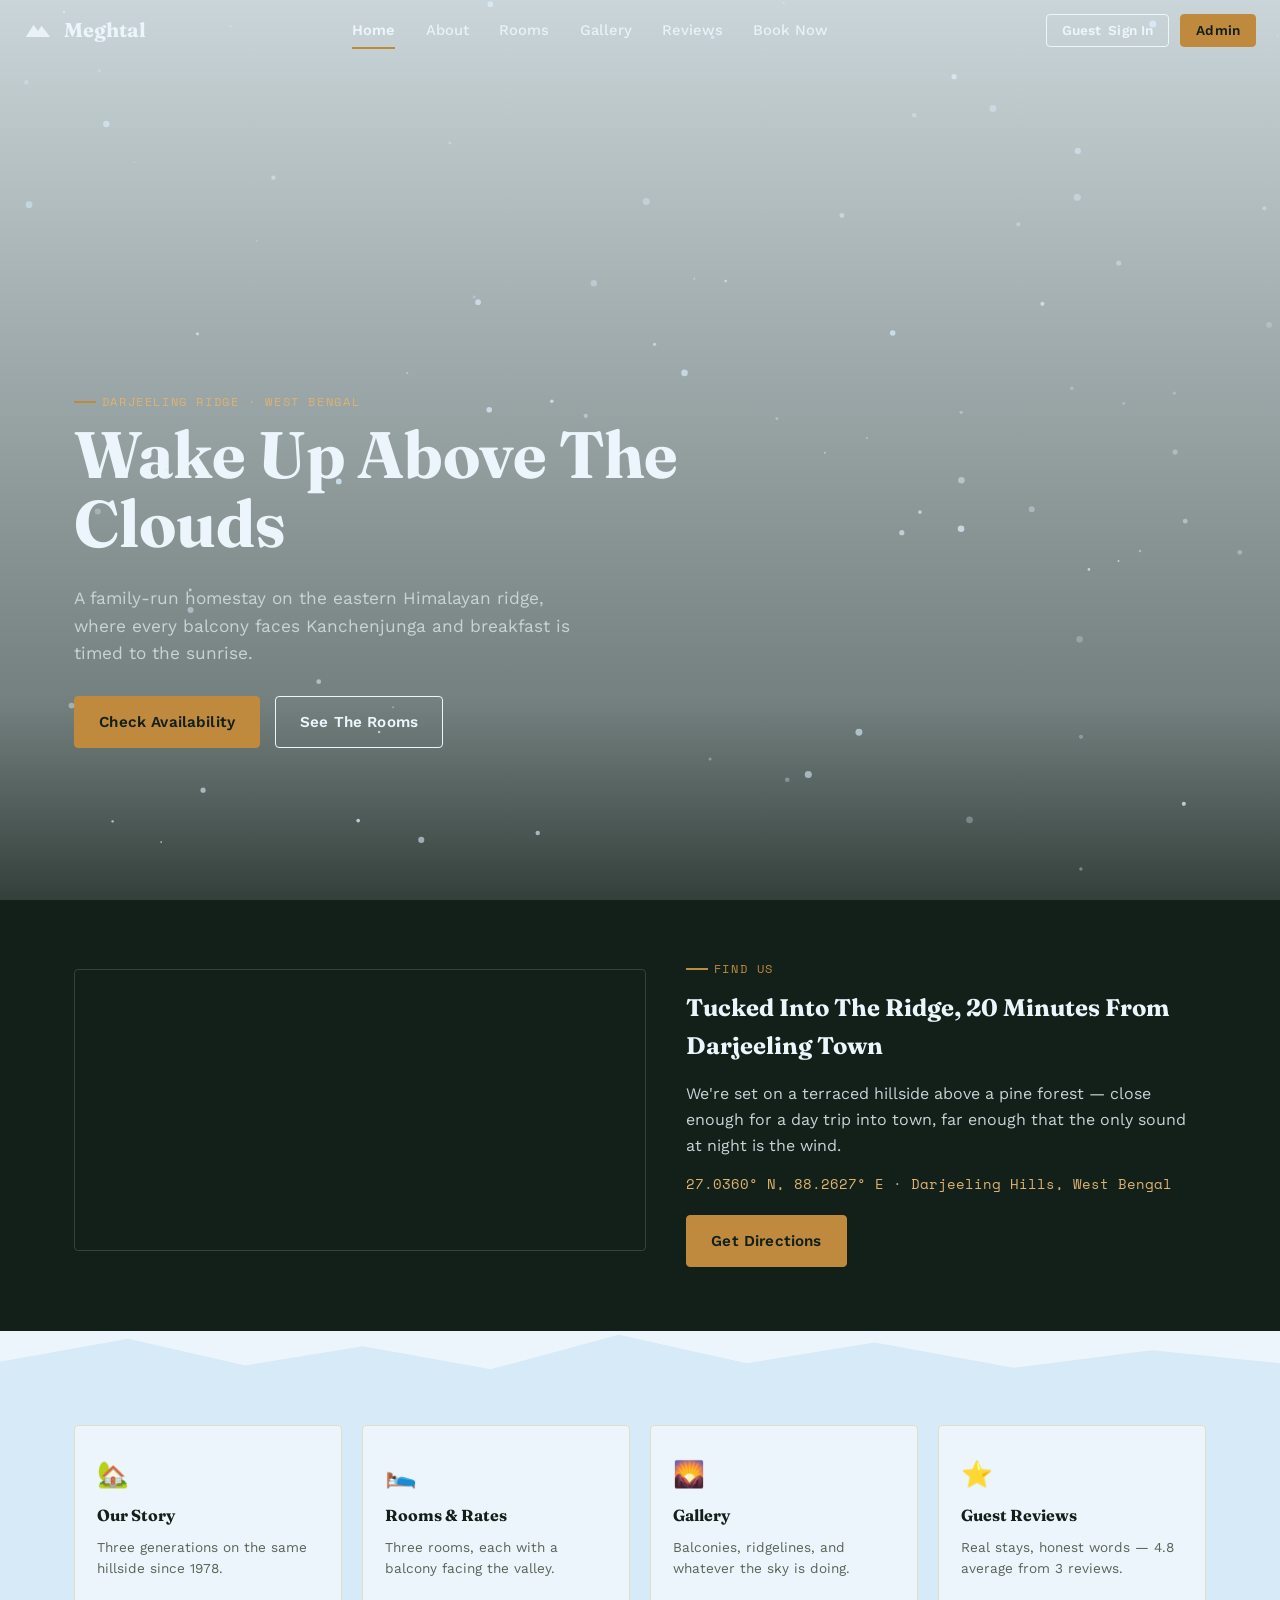
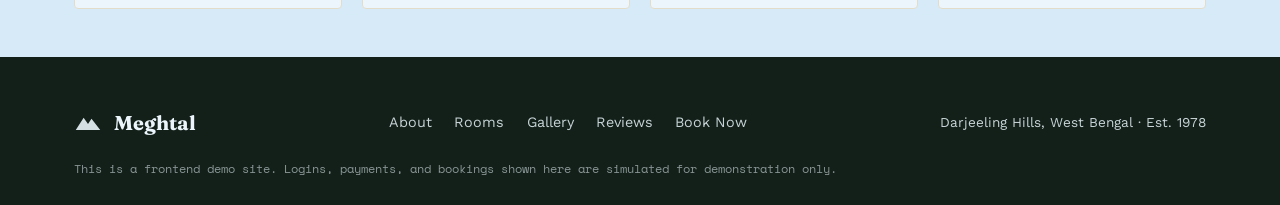
<file: index.html>
﻿<!DOCTYPE html>
<html lang="en">
<head>
  <meta charset="UTF-8">
  <meta name="viewport" content="width=device-width, initial-scale=1.0">
  <title>Meghtal &#8212; A Mountain Homestay</title>
  <link rel="preconnect" href="https://fonts.googleapis.com">
  <link rel="preconnect" href="https://fonts.gstatic.com" crossorigin>
  <link href="https://fonts.googleapis.com/css2?family=Fraunces:opsz,wght@9..144,400;9..144,600;9..144,700;9..144,900&family=Work+Sans:wght@400;500;600&family=Space+Mono:wght@400;700&display=swap" rel="stylesheet">
  <link rel="stylesheet" href="css/style.css">
  <style>
    /* ---- Hero ---- */
    .hero {
      position: relative;
      min-height: 100vh;
      display: flex;
      align-items: flex-end;
      background:
        linear-gradient(180deg, rgba(18,32,25,.15) 0%, rgba(18,32,25,.55) 78%, rgba(18,32,25,.85) 100%),
        url('https://images.unsplash.com/photo-1470770841072-f978cf4d019e?auto=format&fit=crop&w=1920&q=80') center/cover no-repeat;
      color: var(--snow);
    }
    .hero-inner { padding: 120px 24px 64px; max-width: var(--maxw); margin: 0 auto; width: 100%; }
    .hero h1 { color: var(--snow); font-size: clamp(2.1rem, 5.6vw, 4.1rem); line-height: 1.05; max-width: 14ch; }
    .hero p.lede { max-width: 46ch; font-size: 1.08rem; color: var(--mist-light); margin-bottom: 1.6em; }
    .hero-ctas { display: flex; gap: .9em; flex-wrap: wrap; }

    /* ---- Location ---- */
    .locate { background: var(--pine-dark); color: var(--snow); padding: 52px 0 0; }
    .locate-grid { display: grid; grid-template-columns: 1.1fr 1fr; gap: 40px; align-items: center; padding-bottom: 64px; }
    .locate-map { border-radius: var(--radius); overflow: hidden; border: 1px solid rgba(255,255,255,.15); cursor: pointer; position: relative; }
    .locate-map iframe { width: 100%; height: 280px; border: 0; display: block; pointer-events: none; }
    .locate-map .tap { position: absolute; inset: 0; display: flex; align-items: center; justify-content: center; background: rgba(18,32,25,0); transition: background .2s; }
    .locate-map:hover .tap { background: rgba(18,32,25,.25); }
    .locate-map .tap span { opacity: 0; background: var(--amber); color: var(--pine-dark); padding: .6em 1.1em; border-radius: var(--radius); font-weight: 600; font-size: .85rem; transition: opacity .2s; }
    .locate-map:hover .tap span { opacity: 1; }
    .locate-text p { color: var(--mist-light); }
    .locate-addr { font-family: 'Space Mono', monospace; font-size: .85rem; color: var(--amber-light); margin: 1em 0 1.4em; }

    /* ---- Quick-links strip ---- */
    .quicklinks { background: var(--parchment); padding: 48px 0; }
    .ql-grid { display: grid; grid-template-columns: repeat(4, 1fr); gap: 20px; }
    .ql-card {
      background: var(--snow); border: 1px solid #E3DCC9; border-radius: var(--radius);
      padding: 28px 22px; text-decoration: none; color: var(--ink);
      display: flex; flex-direction: column; gap: .5em;
      transition: box-shadow .2s, transform .2s;
    }
    .ql-card:hover { box-shadow: 0 6px 24px rgba(18,32,25,.1); transform: translateY(-2px); }
    .ql-card .icon { font-size: 1.6rem; }
    .ql-card h3 { font-size: 1rem; margin: 0; }
    .ql-card p { font-size: .85rem; color: #5A6358; margin: 0; }

    @media (max-width: 1024px) { .locate-grid { grid-template-columns: 1fr; } .ql-grid { grid-template-columns: repeat(2, 1fr); } }
    @media (max-width: 640px)  { .ql-grid { grid-template-columns: 1fr; } .hero-inner { padding: 100px 20px 46px; } }
  </style>
</head>
<body>

<!-- NAV -->
<header class="nav" id="siteNav">
  <a href="index.html" class="brand">
    <svg viewBox="0 0 32 32" fill="none"><path d="M2 24 L11 10 L16 17 L20 11 L30 24 Z" fill="currentColor" opacity="0.9"/></svg>
    Meghtal
  </a>
  <nav class="links" id="navLinks">
    <a href="index.html">Home</a>
    <a href="about.html">About</a>
    <a href="rooms.html">Rooms</a>
    <a href="gallery.html">Gallery</a>
    <a href="reviews.html">Reviews</a>
    <a href="book.html">Book Now</a>
  </nav>
  <div class="navRight">
    <span id="authStatus" style="font-size:.82rem; font-family:'Space Mono',monospace;"></span>
    <button class="btn small" id="btnUserLogin"><span class="txt">Guest</span> Sign In</button>
    <button class="btn amber small" id="btnAdminLogin">Admin</button>
    <button class="hamburger" id="hamBtn"><span></span><span></span><span></span></button>
  </div>
</header>

<div class="mobileMenu" id="mobileMenu">
  <button class="closeX" id="mobileClose">&times;</button>
  <a href="index.html">Home</a>
  <a href="about.html">About</a>
  <a href="rooms.html">Rooms</a>
  <a href="gallery.html">Gallery</a>
  <a href="reviews.html">Reviews</a>
  <a href="book.html">Book Now</a>
</div>

<!-- HERO -->
<section class="hero" id="home">
  <div class="hero-inner">
    <div class="eyebrow" style="color:var(--amber-light);">Darjeeling Ridge &middot; West Bengal</div>
    <h1>Wake Up Above The Clouds</h1>
    <p class="lede">A family-run homestay on the eastern Himalayan ridge, where every balcony faces Kanchenjunga and breakfast is timed to the sunrise.</p>
    <div class="hero-ctas">
      <a href="book.html" class="btn amber">Check Availability</a>
      <a href="rooms.html" class="btn outline">See The Rooms</a>
    </div>
  </div>
</section>

<!-- LOCATION -->
<section class="locate">
  <div class="container locate-grid">
    <div class="locate-map" id="mapClick">
      <iframe loading="lazy" src="https://maps.google.com/maps?q=27.0360,88.2627&z=13&output=embed"></iframe>
      <div class="tap"><span>Open in Google Maps &#8594;</span></div>
    </div>
    <div class="locate-text">
      <div class="eyebrow" style="color:var(--amber);">Find Us</div>
      <h2 style="color:var(--snow);">Tucked Into The Ridge, 20 Minutes From Darjeeling Town</h2>
      <p>We're set on a terraced hillside above a pine forest &#8212; close enough for a day trip into town, far enough that the only sound at night is the wind.</p>
      <div class="locate-addr">27.0360&deg; N, 88.2627&deg; E &middot; Darjeeling Hills, West Bengal</div>
      <a class="btn amber" href="https://www.google.com/maps?q=27.0360,88.2627" target="_blank" rel="noopener">Get Directions</a>
    </div>
  </div>
</section>

<svg class="ridge parchment" viewBox="0 0 1200 60" preserveAspectRatio="none"><path d="M0 60 L0 40 L120 10 L230 45 L340 20 L460 50 L580 5 L700 42 L820 15 L950 48 L1080 25 L1200 42 L1200 60 Z"/></svg>

<!-- QUICK LINKS -->
<section class="quicklinks">
  <div class="container">
    <div class="ql-grid">
      <a href="about.html" class="ql-card">
        <div class="icon">&#127969;</div>
        <h3>Our Story</h3>
        <p>Three generations on the same hillside since 1978.</p>
      </a>
      <a href="rooms.html" class="ql-card">
        <div class="icon">&#128716;</div>
        <h3>Rooms &amp; Rates</h3>
        <p>Three rooms, each with a balcony facing the valley.</p>
      </a>
      <a href="gallery.html" class="ql-card">
        <div class="icon">&#127748;</div>
        <h3>Gallery</h3>
        <p>Balconies, ridgelines, and whatever the sky is doing.</p>
      </a>
      <a href="reviews.html" class="ql-card">
        <div class="icon">&#11088;</div>
        <h3>Guest Reviews</h3>
        <p>Real stays, honest words &#8212; 4.8 average from 3 reviews.</p>
      </a>
    </div>
  </div>
</section>

<!-- FOOTER -->
<footer>
  <div class="container">
    <div class="footer-grid">
      <a href="index.html" class="brand">
        <svg viewBox="0 0 32 32" fill="none"><path d="M2 24 L11 10 L16 17 L20 11 L30 24 Z" fill="currentColor" opacity="0.9"/></svg>
        Meghtal
      </a>
      <nav class="footer-nav">
        <a href="about.html">About</a>
        <a href="rooms.html">Rooms</a>
        <a href="gallery.html">Gallery</a>
        <a href="reviews.html">Reviews</a>
        <a href="book.html">Book Now</a>
      </nav>
      <div style="font-size:.85rem;">Darjeeling Hills, West Bengal &middot; Est. 1978</div>
    </div>
    <div class="fine">This is a frontend demo site. Logins, payments, and bookings shown here are simulated for demonstration only.</div>
  </div>
</footer>

<!-- AUTH MODALS -->
<div class="overlay" id="adminOverlay">
  <div class="modal">
    <button class="closeX" data-close="adminOverlay">&times;</button>
    <h3>Admin Sign In</h3>
    <div class="hint">demo credentials &#8212; admin / mountain2026</div>
    <div class="field"><label>Username</label><input type="text" id="adminUser"></div>
    <div class="field"><label>Password</label><input type="password" id="adminPass"></div>
    <button class="btn amber" id="adminSubmit" style="width:100%;justify-content:center;">Sign In</button>
    <div class="err" id="adminErr"></div>
  </div>
</div>

<div class="overlay" id="userOverlay">
  <div class="modal">
    <button class="closeX" data-close="userOverlay">&times;</button>
    <h3>Guest Sign In</h3>
    <div class="hint">No password needed &#8212; just tell us who you are</div>
    <div class="field"><label>Your Name</label><input type="text" id="userName"></div>
    <div class="field"><label>Email</label><input type="email" id="userEmail"></div>
    <button class="btn amber" id="userSubmit" style="width:100%;justify-content:center;">Continue</button>
    <div class="err" id="userErr"></div>
  </div>
</div>

<div class="toast" id="toast"></div>
<script src="js/app.js"></script>
<script>
  document.getElementById('mapClick').addEventListener('click', () => {
    window.open('https://www.google.com/maps?q=27.0360,88.2627', '_blank');
  });
</script>
<script src="js/snow.js"></script>
</body>
</html>
</file>
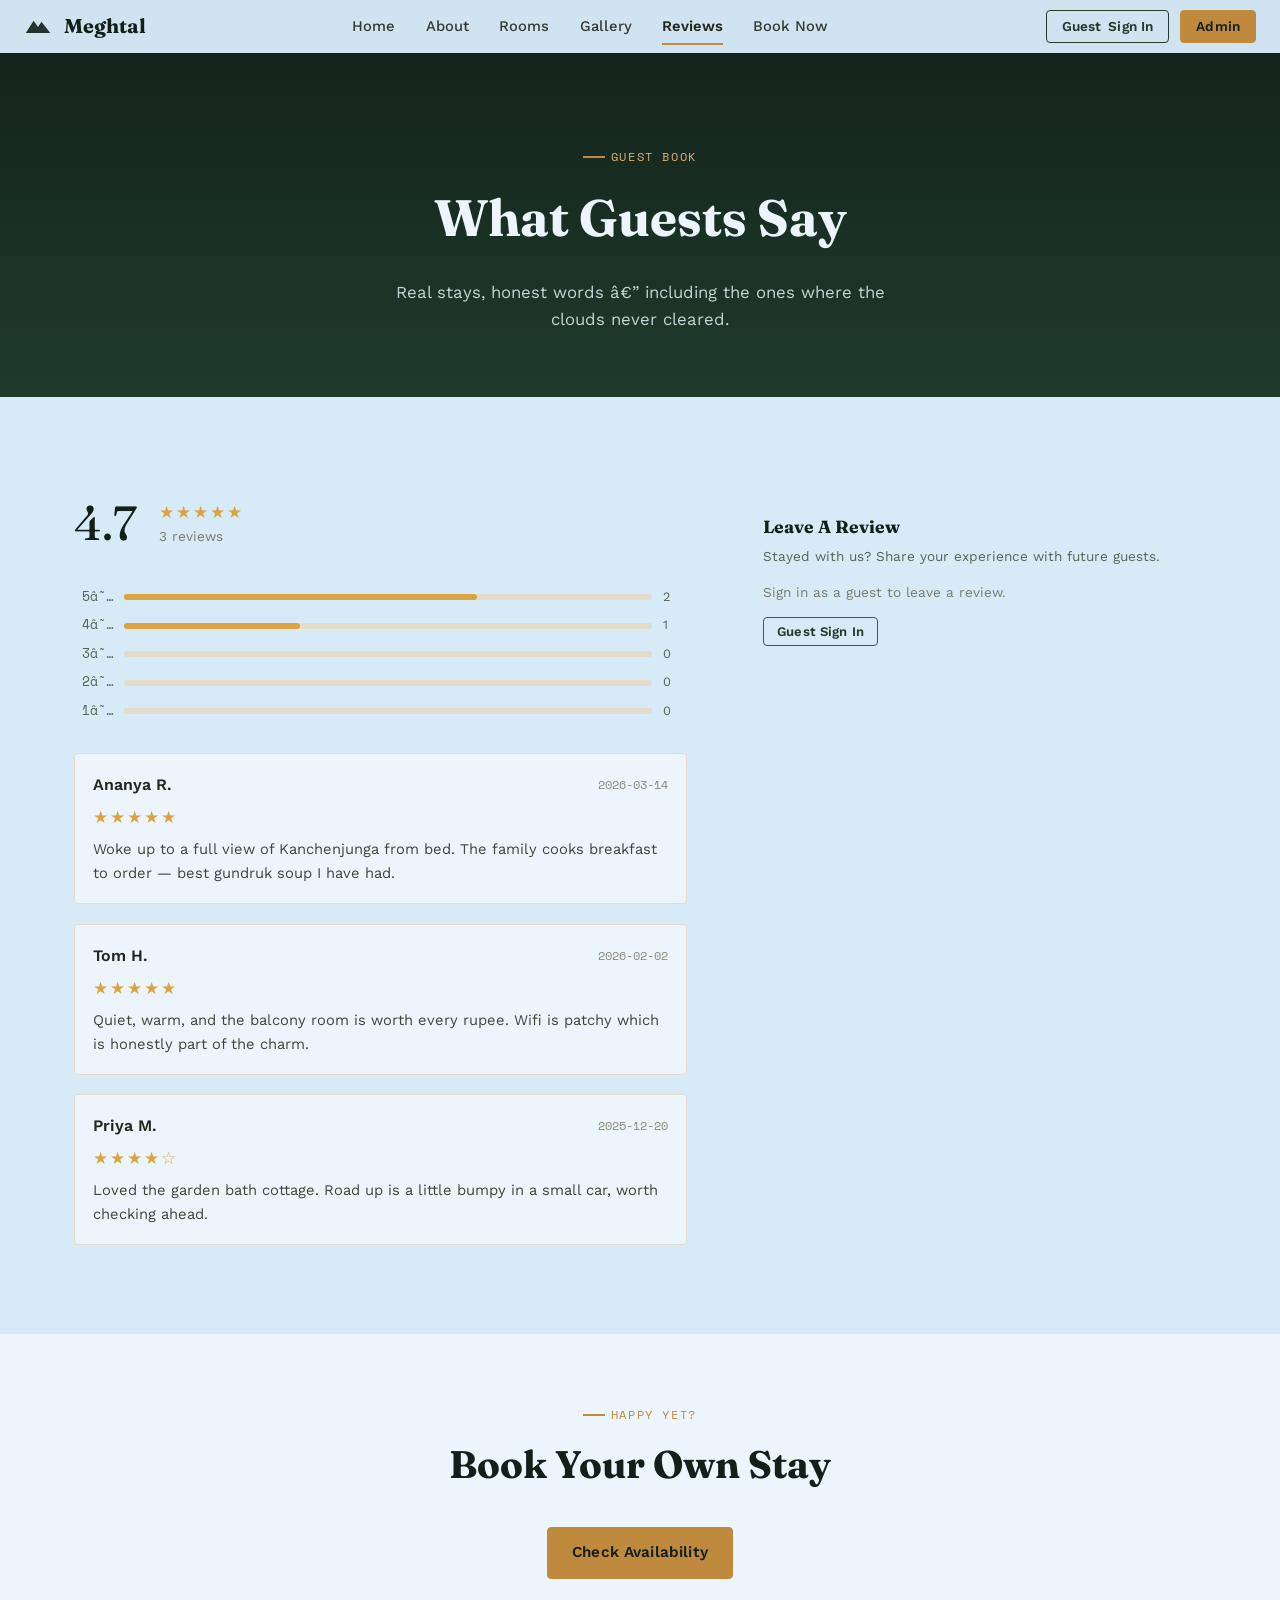
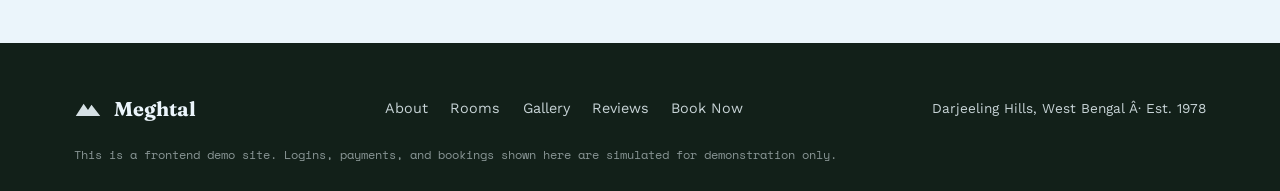
<file: reviews.html>
﻿<!DOCTYPE html>
<html lang="en">
<head>
  <meta charset="UTF-8">
  <meta name="viewport" content="width=device-width, initial-scale=1.0">
  <title>Reviews â€” Meghtal Homestay</title>
  <link rel="preconnect" href="https://fonts.googleapis.com">
  <link rel="preconnect" href="https://fonts.gstatic.com" crossorigin>
  <link href="https://fonts.googleapis.com/css2?family=Fraunces:opsz,wght@9..144,400;9..144,600;9..144,700;9..144,900&family=Work+Sans:wght@400;500;600&family=Space+Mono:wght@400;700&display=swap" rel="stylesheet">
  <link rel="stylesheet" href="css/style.css">
  <style>
    .reviews-wrap { display: grid; grid-template-columns: 1.3fr 1fr; gap: 48px; }

    /* Summary */
    .rev-summary { display: flex; align-items: center; gap: 1.4em; margin-bottom: 1.6em; }
    .rev-summary .avg { font-family: 'Fraunces',serif; font-size: 3rem; color: var(--pine-dark); }
    .stars { color: var(--gold); letter-spacing: 2px; font-size: 1.05rem; }
    .rev-total { font-size: .85rem; color: #7A7A6E; }

    /* Cards */
    .rev-list { display: flex; flex-direction: column; gap: 1.2em; }
    .rev-card { background: var(--snow); border: 1px solid #E3DCC9; border-radius: var(--radius); padding: 18px; }
    .rev-card .top { display: flex; justify-content: space-between; align-items: center; margin-bottom: .4em; }
    .rev-card .name { font-weight: 600; }
    .rev-card .date { font-size: .72rem; color: #8B8B7C; font-family: 'Space Mono',monospace; }
    .rev-card p { margin: .5em 0 0; font-size: .92rem; color: #3C463A; }

    /* Form */
    .rev-form { background: var(--parchment); border-radius: var(--radius); padding: 28px; position: sticky; top: 100px; }
    .starpick { display: flex; gap: .2em; margin: .5em 0 1em; }
    .starpick span { font-size: 1.6rem; cursor: pointer; color: #D8CFB4; transition: color .1s; }
    .starpick span.on { color: var(--gold); }
    .lockedNote { font-size: .85rem; color: #7A7A6E; margin: .5em 0 1em; }

    /* Rating bar breakdown */
    .rating-bars { margin-top: 1.2em; display: flex; flex-direction: column; gap: .5em; }
    .r-bar-row { display: flex; align-items: center; gap: .8em; font-size: .8rem; color: #5A6358; }
    .r-bar-row .label { width: 40px; text-align: right; flex-shrink: 0; font-family: 'Space Mono',monospace; }
    .r-bar-track { flex: 1; height: 6px; background: #E3DCC9; border-radius: 3px; }
    .r-bar-fill { height: 100%; background: var(--gold); border-radius: 3px; transition: width .4s ease; }
    .r-bar-row .count { width: 24px; flex-shrink: 0; }

    @media (max-width: 1024px) { .reviews-wrap { grid-template-columns: 1fr; } .rev-form { position: static; } }
  </style>
</head>
<body>

<!-- NAV -->
<header class="nav page-nav" id="siteNav">
  <a href="index.html" class="brand">
    <svg viewBox="0 0 32 32" fill="none"><path d="M2 24 L11 10 L16 17 L20 11 L30 24 Z" fill="currentColor" opacity="0.9"/></svg>
    Meghtal
  </a>
  <nav class="links" id="navLinks">
    <a href="index.html">Home</a>
    <a href="about.html">About</a>
    <a href="rooms.html">Rooms</a>
    <a href="gallery.html">Gallery</a>
    <a href="reviews.html">Reviews</a>
    <a href="book.html">Book Now</a>
  </nav>
  <div class="navRight">
    <span id="authStatus" style="font-size:.82rem;color:var(--amber);font-family:'Space Mono',monospace;"></span>
    <button class="btn small" id="btnUserLogin"><span class="txt">Guest</span> Sign In</button>
    <button class="btn amber small" id="btnAdminLogin">Admin</button>
    <button class="hamburger" id="hamBtn"><span></span><span></span><span></span></button>
  </div>
</header>

<div class="mobileMenu" id="mobileMenu">
  <button class="closeX" id="mobileClose">&times;</button>
  <a href="index.html">Home</a>
  <a href="about.html">About</a>
  <a href="rooms.html">Rooms</a>
  <a href="gallery.html">Gallery</a>
  <a href="reviews.html">Reviews</a>
  <a href="book.html">Book Now</a>
</div>

<!-- PAGE HERO -->
<div class="page-hero">
  <div class="container">
    <div class="eyebrow" style="color:var(--amber-light); justify-content:center;">Guest Book</div>
    <h1>What Guests Say</h1>
    <p>Real stays, honest words â€” including the ones where the clouds never cleared.</p>
  </div>
</div>

<!-- REVIEWS -->
<section class="parchment">
  <div class="container">
    <div class="reviews-wrap">

      <!-- Left: summary + list -->
      <div>
        <div class="rev-summary">
          <div class="avg" id="avgScore">â€“</div>
          <div>
            <div class="stars" id="avgStars">â˜†â˜†â˜†â˜†â˜†</div>
            <div class="rev-total" id="revCount">0 reviews</div>
          </div>
        </div>
        <div class="rating-bars" id="ratingBars"></div>
        <div style="margin-top:2em;">
          <div class="rev-list" id="revList"></div>
        </div>
      </div>

      <!-- Right: form -->
      <div class="rev-form">
        <h3 style="font-size:1.1rem; margin-bottom:.3em;">Leave A Review</h3>
        <p style="font-size:.85rem; color:#5A6358; margin:0 0 1em;">Stayed with us? Share your experience with future guests.</p>

        <div id="revFormLocked">
          <p class="lockedNote">Sign in as a guest to leave a review.</p>
          <button class="btn ghost small" id="revSignInBtn">Guest Sign In</button>
        </div>

        <div id="revFormUnlocked" style="display:none;">
          <div class="field">
            <label>Rating</label>
            <div class="starpick" id="starPick">
              <span data-v="1">â˜…</span>
              <span data-v="2">â˜…</span>
              <span data-v="3">â˜…</span>
              <span data-v="4">â˜…</span>
              <span data-v="5">â˜…</span>
            </div>
          </div>
          <div class="field">
            <label>Your Review</label>
            <textarea id="revText" placeholder="Tell future guests about your stayâ€¦" rows="5"></textarea>
          </div>
          <button class="btn amber" id="revSubmitBtn" style="width:100%;justify-content:center;">Post Review</button>
          <div class="err" id="revErr"></div>
        </div>
      </div>

    </div>
  </div>
</section>

<!-- CTA -->
<section style="text-align:center; padding:64px 0;">
  <div class="container">
    <div class="eyebrow" style="justify-content:center;">Happy Yet?</div>
    <h2 style="font-size:clamp(1.6rem,3vw,2.4rem); margin-bottom:.8em;">Book Your Own Stay</h2>
    <a href="book.html" class="btn amber">Check Availability</a>
  </div>
</section>

<!-- FOOTER -->
<footer>
  <div class="container">
    <div class="footer-grid">
      <a href="index.html" class="brand">
        <svg viewBox="0 0 32 32" fill="none"><path d="M2 24 L11 10 L16 17 L20 11 L30 24 Z" fill="currentColor" opacity="0.9"/></svg>
        Meghtal
      </a>
      <nav class="footer-nav">
        <a href="about.html">About</a>
        <a href="rooms.html">Rooms</a>
        <a href="gallery.html">Gallery</a>
        <a href="reviews.html">Reviews</a>
        <a href="book.html">Book Now</a>
      </nav>
      <div style="font-size:.85rem;">Darjeeling Hills, West Bengal Â· Est. 1978</div>
    </div>
    <div class="fine">This is a frontend demo site. Logins, payments, and bookings shown here are simulated for demonstration only.</div>
  </div>
</footer>

<!-- AUTH MODALS -->
<div class="overlay" id="adminOverlay">
  <div class="modal">
    <button class="closeX" data-close="adminOverlay">&times;</button>
    <h3>Admin Sign In</h3>
    <div class="hint">demo credentials â€” admin / mountain2026</div>
    <div class="field"><label>Username</label><input type="text" id="adminUser"></div>
    <div class="field"><label>Password</label><input type="password" id="adminPass"></div>
    <button class="btn amber" id="adminSubmit" style="width:100%;justify-content:center;">Sign In</button>
    <div class="err" id="adminErr"></div>
  </div>
</div>
<div class="overlay" id="userOverlay">
  <div class="modal">
    <button class="closeX" data-close="userOverlay">&times;</button>
    <h3>Guest Sign In</h3>
    <div class="hint">No password needed â€” just tell us who you are</div>
    <div class="field"><label>Your Name</label><input type="text" id="userName"></div>
    <div class="field"><label>Email</label><input type="email" id="userEmail"></div>
    <button class="btn amber" id="userSubmit" style="width:100%;justify-content:center;">Continue</button>
    <div class="err" id="userErr"></div>
  </div>
</div>

<div class="toast" id="toast"></div>
<script src="js/app.js"></script>
<script>

MT.pageInit = async function () {
  MT.state.reviews = await MT.loadKey('reviews', MT.defaultReviews);
  renderReviews();
};

MT.onAuthChange = function () {
  document.getElementById('revFormLocked').style.display    = MT.state.user ? 'none'  : 'block';
  document.getElementById('revFormUnlocked').style.display  = MT.state.user ? 'block' : 'none';
};

function renderReviews () {
  const list = [...MT.state.reviews].sort((a, b) => new Date(b.date) - new Date(a.date));

  document.getElementById('revList').innerHTML = list.length
    ? list.map(r => `
        <div class="rev-card">
          <div class="top">
            <span class="name">${r.name}</span>
            <span class="date">${r.date}</span>
          </div>
          <div class="stars">${MT.starString(r.rating)}</div>
          <p>${r.text}</p>
        </div>
      `).join('')
    : '<p style="color:#7A7A6E;">No reviews yet â€” be the first!</p>';

  const total = MT.state.reviews.length;
  const avg   = total ? (MT.state.reviews.reduce((s, r) => s + r.rating, 0) / total) : 0;

  document.getElementById('avgScore').textContent = total ? avg.toFixed(1) : 'â€“';
  document.getElementById('avgStars').textContent = MT.starString(avg);
  document.getElementById('revCount').textContent = total + (total === 1 ? ' review' : ' reviews');

  // Rating bar breakdown
  const counts = [5,4,3,2,1].map(star => ({
    star,
    count: MT.state.reviews.filter(r => r.rating === star).length
  }));
  document.getElementById('ratingBars').innerHTML = counts.map(({ star, count }) => `
    <div class="r-bar-row">
      <span class="label">${star}â˜…</span>
      <div class="r-bar-track">
        <div class="r-bar-fill" style="width:${total ? (count / total * 100).toFixed(1) : 0}%"></div>
      </div>
      <span class="count">${count}</span>
    </div>
  `).join('');
}

// Star picker
document.querySelectorAll('#starPick span').forEach(s => {
  s.addEventListener('click', () => {
    MT.state.starPickVal = parseInt(s.getAttribute('data-v'), 10);
    document.querySelectorAll('#starPick span').forEach(x => {
      x.classList.toggle('on', parseInt(x.getAttribute('data-v'), 10) <= MT.state.starPickVal);
    });
  });
});

document.getElementById('revSubmitBtn')?.addEventListener('click', async () => {
  const errEl = document.getElementById('revErr');
  if (!MT.state.user)            { errEl.textContent = 'Please sign in first.';           return; }
  if (MT.state.starPickVal === 0) { errEl.textContent = 'Pick a star rating.';             return; }
  const text = document.getElementById('revText').value.trim();
  if (!text)                     { errEl.textContent = 'Write a few words about your stay.'; return; }
  errEl.textContent = '';
  MT.state.reviews.unshift({
    id: 'v' + Date.now(),
    name: MT.state.user.name,
    rating: MT.state.starPickVal,
    text,
    date: new Date().toISOString().slice(0, 10)
  });
  await MT.saveKey('reviews', MT.state.reviews);
  document.getElementById('revText').value = '';
  MT.state.starPickVal = 0;
  document.querySelectorAll('#starPick span').forEach(x => x.classList.remove('on'));
  renderReviews();
  MT.toast('Thanks for your review!');
});
</script>
<script src="js/snow.js"></script>
</body>
</html>
</file>
<file: css/style.css>
/* ================================================
   Meghtal Homestay — Shared Stylesheet
   ================================================ */

:root {
  --pine: #1F3B2C;
  --pine-light: #3B5D46;
  --pine-dark: #122019;
  --mist: #8CA3AE;
  --mist-light: #C7D3D6;
  --amber: #C08A3E;
  --amber-light: #DDB273;
  --parchment: #D6EAF8;   /* was #EFE8D8 — now light sky blue */
  --snow: #EBF5FB;         /* was #FBFAF7 — now very light sky blue */
  --ink: #23281F;
  --gold: #D9A441;
  --danger: #A34A3B;
  --radius: 4px;
  --maxw: 1180px;
}

*, *::before, *::after { box-sizing: border-box; }
html { scroll-behavior: smooth; }
body {
  margin: 0;
  background: var(--snow);
  color: var(--ink);
  font-family: 'Work Sans', sans-serif;
  font-size: 16px;
  line-height: 1.6;
  -webkit-font-smoothing: antialiased;
}
h1, h2, h3, h4 {
  font-family: 'Fraunces', serif;
  margin: 0 0 .4em;
  color: var(--pine-dark);
  font-weight: 700;
}
.eyebrow {
  font-family: 'Space Mono', monospace;
  font-size: .72rem;
  letter-spacing: .14em;
  text-transform: uppercase;
  color: var(--amber);
  display: inline-flex;
  align-items: center;
  gap: .5em;
  margin-bottom: .9em;
}
.eyebrow::before {
  content: '';
  width: 22px;
  height: 2px;
  background: var(--amber);
  display: inline-block;
}
a { color: inherit; }
img { max-width: 100%; display: block; }
.container { max-width: var(--maxw); margin: 0 auto; padding: 0 24px; }
button { font-family: inherit; cursor: pointer; }

/* ---- Buttons ---- */
.btn {
  display: inline-flex;
  align-items: center;
  gap: .5em;
  padding: .85em 1.6em;
  border-radius: var(--radius);
  border: 1.5px solid var(--pine);
  background: var(--pine);
  color: var(--snow);
  font-weight: 600;
  font-size: .95rem;
  letter-spacing: .01em;
  transition: transform .15s ease, background .15s ease;
  text-decoration: none;
  cursor: pointer;
}
.btn:hover { background: var(--pine-light); transform: translateY(-1px); }
.btn.outline { background: transparent; color: var(--snow); border-color: var(--snow); }
.btn.outline:hover { background: rgba(255,255,255,.12); }
.btn.amber { background: var(--amber); border-color: var(--amber); color: var(--pine-dark); }
.btn.amber:hover { background: var(--amber-light); }
.btn.ghost { background: transparent; color: var(--pine); border-color: var(--pine-light); }
.btn.ghost:hover { background: var(--parchment); }
.btn.small { padding: .45em 1em; font-size: .82rem; }
.btn:disabled { opacity: .5; cursor: not-allowed; }

/* ---- Ridgeline divider ---- */
.ridge { width: 100%; height: 46px; display: block; }
.ridge path { fill: var(--pine); }
.ridge.flip { transform: rotate(180deg); }
.ridge.parchment path { fill: var(--parchment); }
.ridge.snow path { fill: var(--snow); }

/* ---- NAV ---- */
header.nav {
  position: fixed;
  top: 0; left: 0; right: 0;
  z-index: 500;
  display: flex;
  align-items: center;
  justify-content: space-between;
  padding: 14px 24px;
  transition: background .25s ease, box-shadow .25s ease, padding .25s ease;
}
header.nav.solid {
  background: rgba(214, 234, 248, 0.96);
  backdrop-filter: blur(6px);
  box-shadow: 0 1px 0 rgba(0,0,0,.06);
  padding: 10px 24px;
}
.brand {
  display: flex;
  align-items: center;
  gap: .6em;
  font-family: 'Fraunces', serif;
  font-weight: 700;
  font-size: 1.25rem;
  color: var(--snow);
  text-decoration: none;
}
header.nav.solid .brand { color: var(--pine-dark); }
.brand svg { width: 28px; height: 28px; }

nav.links { display: flex; gap: 1.9em; align-items: center; }
nav.links a {
  font-size: .92rem;
  font-weight: 500;
  color: var(--snow);
  text-decoration: none;
  opacity: .9;
  position: relative;
}
header.nav.solid nav.links a { color: var(--ink); }
nav.links a.active { opacity: 1; font-weight: 600; }
nav.links a.active::after {
  content: '';
  position: absolute;
  left: 0; right: 0; bottom: -7px;
  height: 2px;
  background: var(--amber);
}

/* Nav on non-hero pages (always solid) */
header.nav.page-nav {
  background: rgba(214, 234, 248, 0.97);
  backdrop-filter: blur(6px);
  box-shadow: 0 1px 0 rgba(0,0,0,.06);
  padding: 10px 24px;
}
header.nav.page-nav .brand { color: var(--pine-dark); }
header.nav.page-nav nav.links a { color: var(--ink); }
header.nav.page-nav .hamburger span { background: var(--pine-dark); }

.navRight { display: flex; align-items: center; gap: .7em; }
.navRight .btn { padding: .55em 1.1em; font-size: .85rem; }

/* Guest Sign In button — always visible regardless of nav state */
#btnUserLogin {
  background: transparent;
  border: 1.5px solid var(--snow);
  color: var(--snow);
}
#btnUserLogin:hover {
  background: rgba(255,255,255,.15);
}
/* When nav is solid (scrolled) or on a page-nav, switch to dark style */
header.nav.solid #btnUserLogin,
header.nav.page-nav #btnUserLogin {
  border-color: var(--pine);
  color: var(--pine);
  background: transparent;
}
header.nav.solid #btnUserLogin:hover,
header.nav.page-nav #btnUserLogin:hover {
  background: #c2dff0;
}

.hamburger {
  display: none;
  flex-direction: column;
  gap: 5px;
  background: none;
  border: none;
  padding: 6px;
}
.hamburger span { width: 24px; height: 2px; background: var(--snow); }
header.nav.solid .hamburger span { background: var(--pine-dark); }

.mobileMenu {
  display: none;
  position: fixed;
  top: 0; right: 0;
  width: 78%; max-width: 320px; height: 100vh;
  background: var(--pine-dark);
  z-index: 600;
  padding: 26px 22px;
  flex-direction: column;
  gap: 1.4em;
  transform: translateX(100%);
  transition: transform .25s ease;
}
.mobileMenu.open { transform: translateX(0); }
.mobileMenu a { color: var(--snow); text-decoration: none; font-size: 1.05rem; }
.mobileMenu .closeX { align-self: flex-end; background: none; border: none; color: var(--snow); font-size: 1.4rem; cursor: pointer; }

/* ---- Sections ---- */
section { padding: 88px 0; }
section.parchment { background: var(--parchment); }
section.dark-section { background: var(--pine-dark); color: var(--snow); }
.section-head { max-width: 640px; margin-bottom: 3em; }
.section-head p { color: #4B5548; font-size: 1.05rem; }

/* Page hero banner (non-index pages) */
.page-hero {
  padding: 140px 0 64px;
  background: linear-gradient(180deg, var(--pine-dark) 0%, var(--pine) 100%);
  color: var(--snow);
  text-align: center;
}
.page-hero h1 { color: var(--snow); font-size: clamp(2rem, 4vw, 3.2rem); }
.page-hero p { color: var(--mist-light); max-width: 52ch; margin: .6em auto 0; font-size: 1.05rem; }

/* ---- Forms ---- */
.field { margin-bottom: 1em; }
.field label {
  display: block;
  font-size: .78rem;
  text-transform: uppercase;
  letter-spacing: .05em;
  color: var(--pine-dark);
  margin-bottom: .4em;
  font-family: 'Space Mono', monospace;
}
.field input,
.field textarea,
.field select {
  width: 100%;
  padding: .75em .8em;
  border: 1px solid #CFC6AC;
  border-radius: 3px;
  font-family: 'Work Sans', sans-serif;
  font-size: .94rem;
  background: #fff;
}
.field textarea { resize: vertical; min-height: 80px; }
.grid2 { display: grid; grid-template-columns: 1fr 1fr; gap: 14px; }
.err { color: var(--danger); font-size: .85rem; min-height: 1.2em; margin-top: .4em; }

/* ---- Modals ---- */
.overlay {
  position: fixed; inset: 0;
  background: rgba(18,32,25,.55);
  z-index: 900;
  display: none;
  align-items: center;
  justify-content: center;
  padding: 20px;
}
.overlay.open { display: flex; }
.modal {
  background: var(--snow);
  border-radius: var(--radius);
  max-width: 420px;
  width: 100%;
  padding: 30px;
  position: relative;
}
.modal .closeX {
  position: absolute; top: 14px; right: 16px;
  background: none; border: none;
  font-size: 1.3rem; color: #8B8B7C; cursor: pointer;
}
.modal h3 { margin-bottom: .2em; }
.modal .hint { font-size: .8rem; color: #8B8B7C; margin-bottom: 1.2em; font-family: 'Space Mono', monospace; }
.confirm-card { text-align: center; }
.confirm-card .ref {
  font-family: 'Space Mono', monospace;
  background: var(--parchment);
  padding: .7em 1em;
  border-radius: 3px;
  margin: 1em 0;
  font-weight: 700;
  letter-spacing: .05em;
}

/* ---- Toast ---- */
.toast {
  position: fixed; bottom: 26px; left: 50%;
  transform: translateX(-50%);
  background: var(--pine-dark); color: var(--snow);
  padding: 14px 22px;
  border-radius: var(--radius);
  z-index: 1000;
  font-size: .9rem;
  display: none;
  box-shadow: 0 6px 24px rgba(0,0,0,.25);
}
.toast.show { display: block; }

/* ---- Footer ---- */
footer {
  background: var(--pine-dark);
  color: var(--mist-light);
  padding: 50px 0 26px;
}
.footer-grid {
  display: flex;
  justify-content: space-between;
  flex-wrap: wrap;
  gap: 1.4em;
  align-items: center;
}
.footer-grid .brand { color: var(--snow); }
.footer-nav { display: flex; gap: 1.4em; flex-wrap: wrap; }
.footer-nav a { color: var(--mist-light); text-decoration: none; font-size: .9rem; transition: color .15s; }
.footer-nav a:hover { color: var(--snow); }
footer .fine {
  font-size: .78rem; opacity: .65;
  margin-top: 1.6em;
  font-family: 'Space Mono', monospace;
}

/* ---- Responsive ---- */
@media (max-width: 1024px) {
  .grid2 { grid-template-columns: 1fr; }
}
@media (max-width: 640px) {
  nav.links { display: none; }
  .hamburger { display: flex; }
  .mobileMenu { display: flex; }
  section { padding: 60px 0; }
  .page-hero { padding: 110px 0 48px; }
  .navRight .btn span.txt { display: none; }
}
</file>
